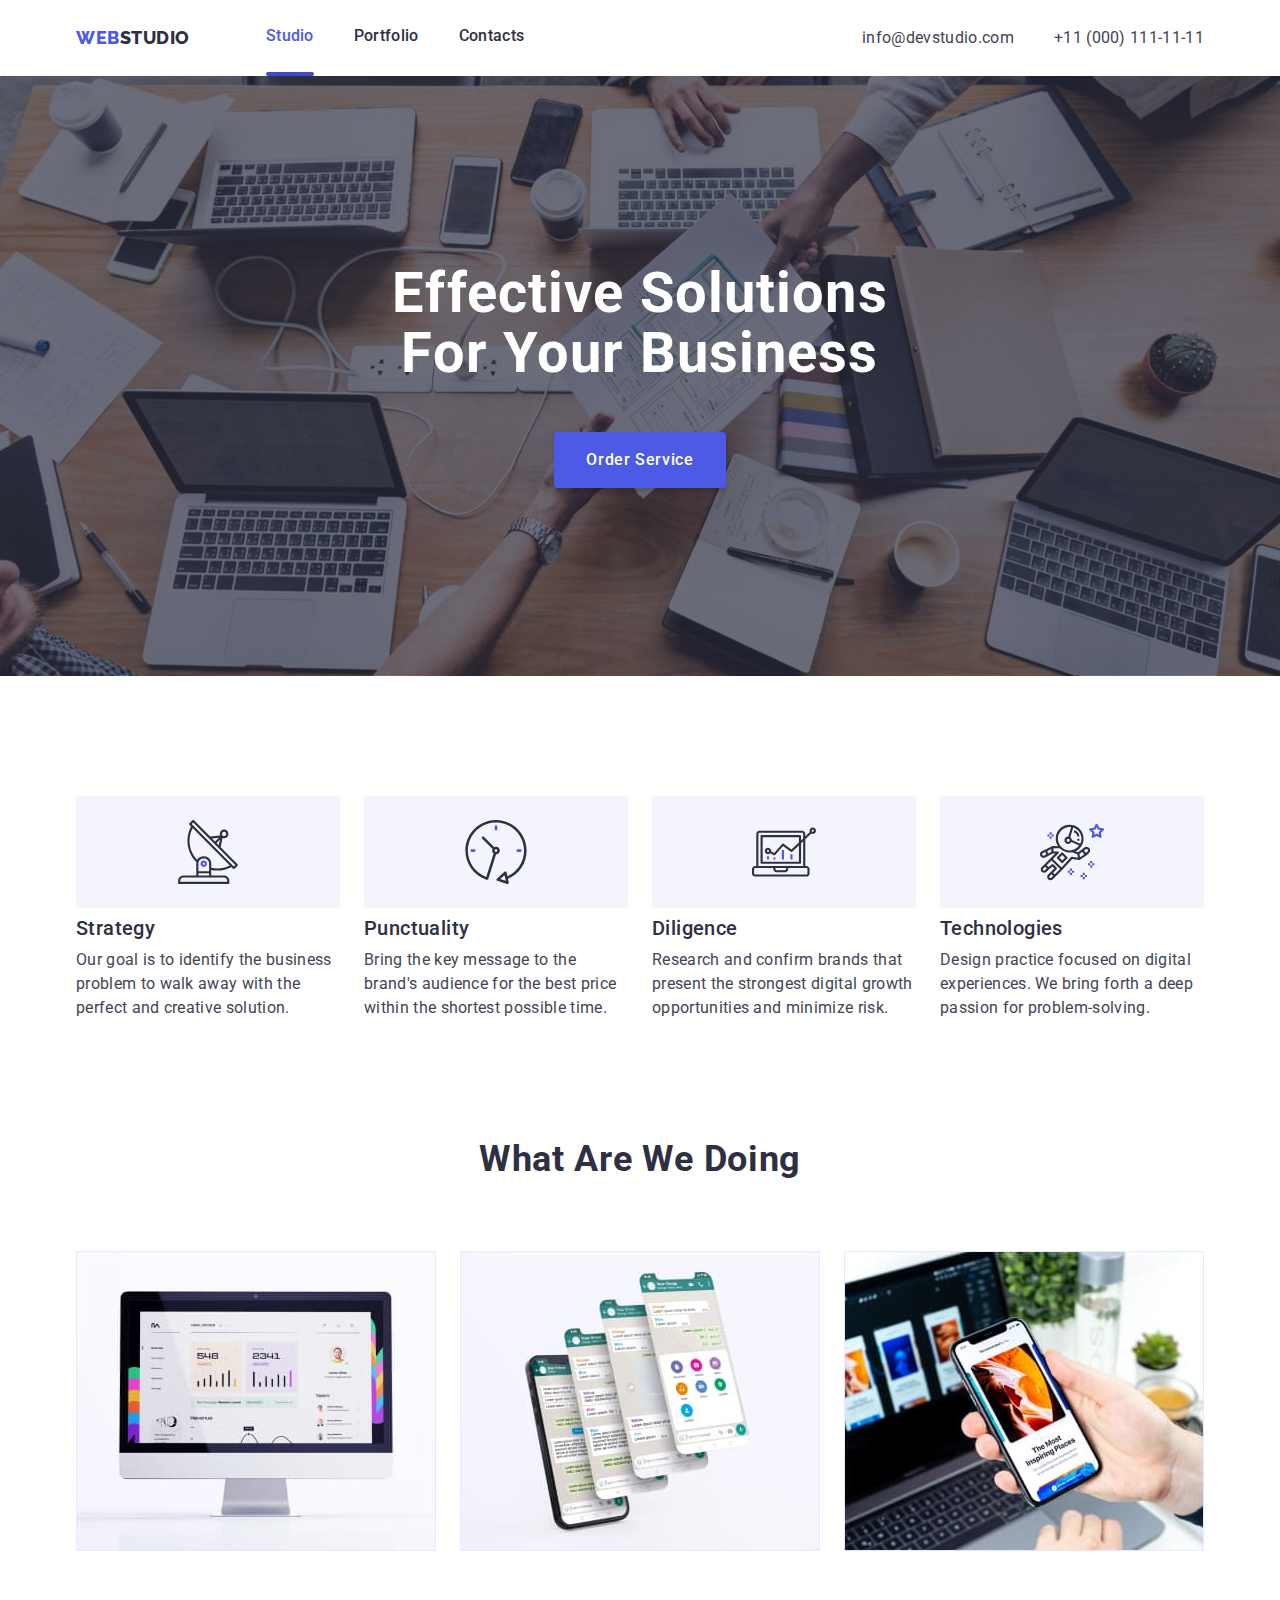
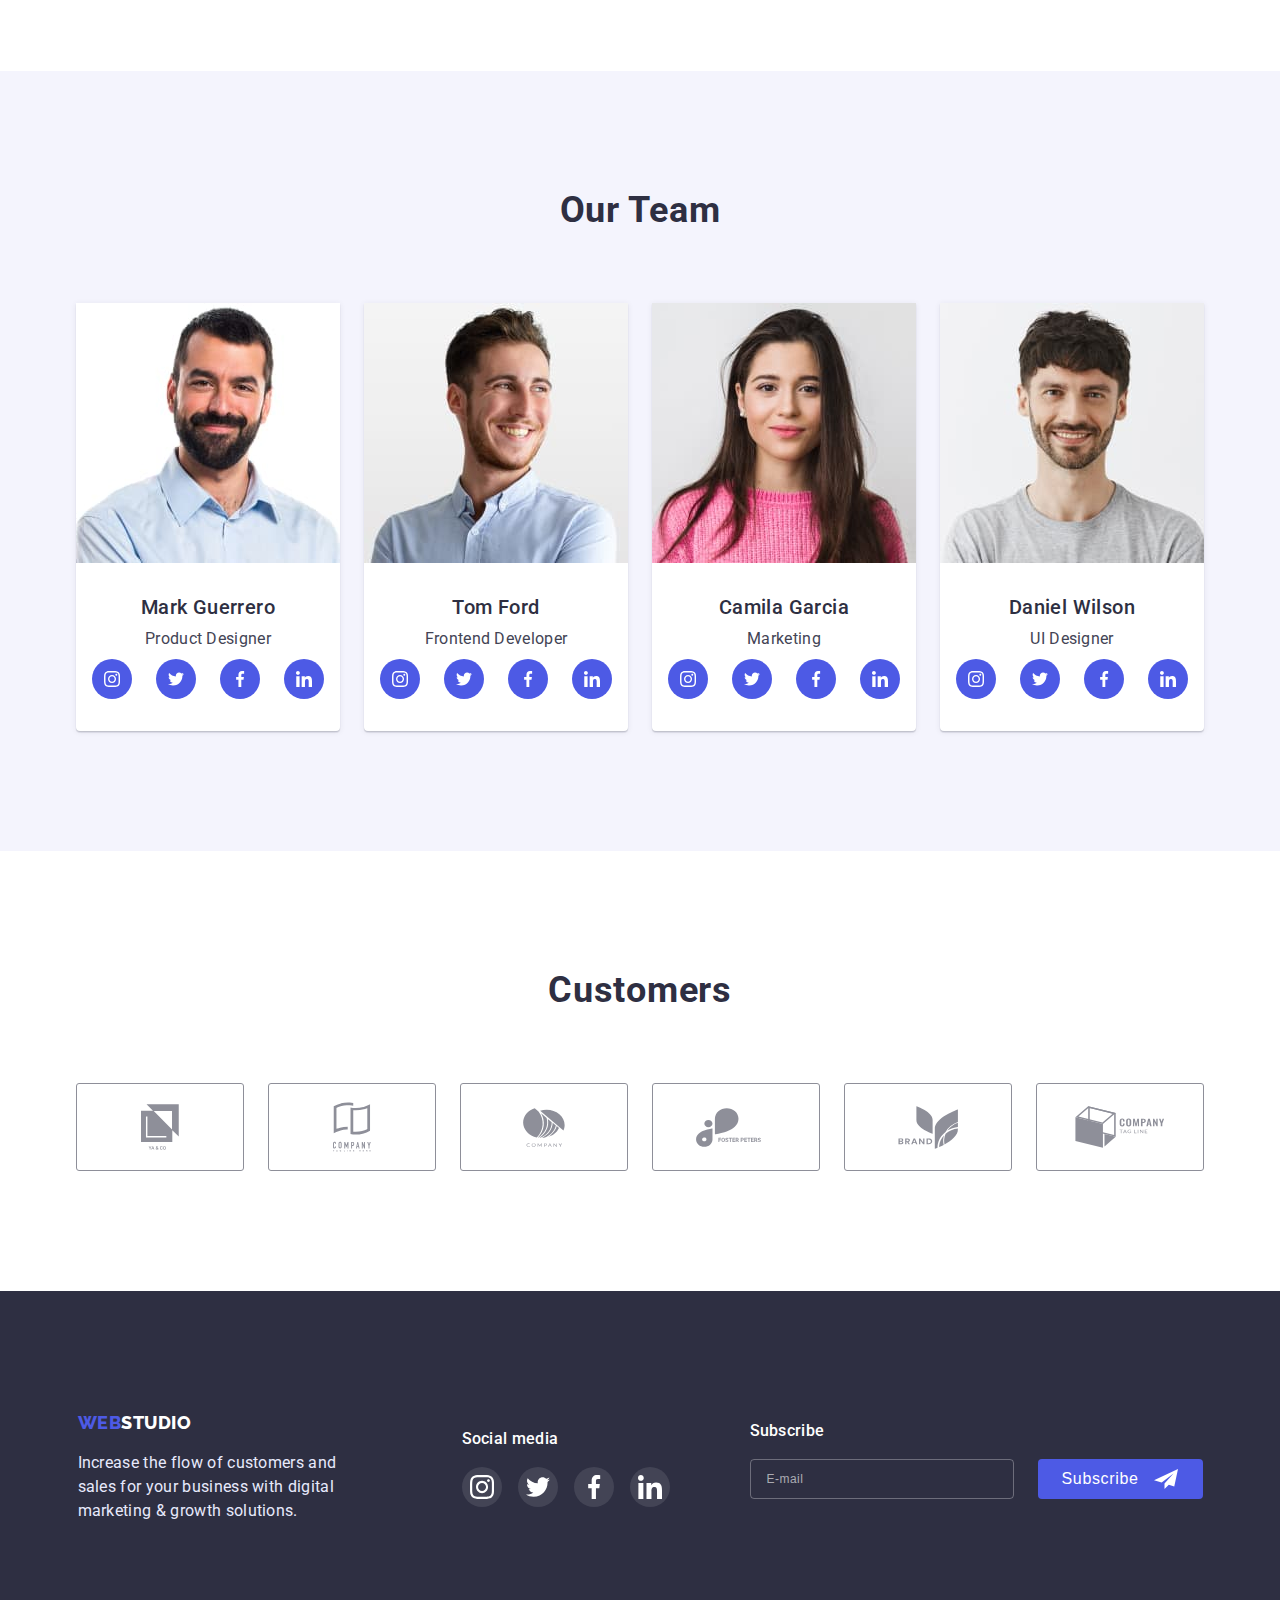
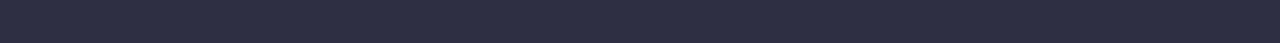
<file: index.html>
<!DOCTYPE html>
<html lang="en">
<head>
    <meta charset="UTF-8">
    <meta http-equiv="X-UA-Compatible" content="IE=edge">
    <meta name="viewport" content="width=device-width, initial-scale=1.0">
    <title>Web studio</title>
    <link rel="preconnect" href="https://fonts.googleapis.com">
    <link rel="preconnect" href="https://fonts.gstatic.com" crossorigin>
    <link href="https://fonts.googleapis.com/css2?family=Raleway:wght@800&family=Roboto:wght@400;500;700&display=swap" rel="stylesheet">
    <link rel="stylesheet" href="https://cdnjs.cloudflare.com/ajax/libs/modern-normalize/1.1.0/modern-normalize.min.css" integrity="sha512-wpPYUAdjBVSE4KJnH1VR1HeZfpl1ub8YT/NKx4PuQ5NmX2tKuGu6U/JRp5y+Y8XG2tV+wKQpNHVUX03MfMFn9Q==" crossorigin="anonymous" referrerpolicy="no-referrer" />
    <link rel="stylesheet" href="./css/mobile.css">
    <link rel="stylesheet" href="./css/tablet.css">
    <link rel="stylesheet" href="./css/desktop.css">
</head>
<body body>
    <!----------HEADER---------->
    <header class="header">
        <div class="container wrap">
            <nav class="navigation">
                <a href="./index.html" class="logo link"><span class="span">web</span>studio</a>
                <ul class="site-nav list">
                    <li class="item"> <a class="active link" href="./index.html">Studio</a> </li>
                    <li class="item"> <a class="link" href="./portfolio.html">Portfolio</a> </li>
                    <li class="item"> <a class="link" href="">Contacts</a> </li>
                </ul>
                <button type="button" class="menu-open" data-menu-open>
                    <svg class="burger" width="32" height="22">
                        <use href="./images/svg/symbol-defs.svg#hamburger"></use>
                    </svg>
                </button>
            </nav>
            <ul class="contacts-list list">
                <li class="item"><a class="link" href="mailto:info@devstudio.com">info@devstudio.com</a></li>
                <li class="item"><a class="link" href="tel:+110001111111">+11 (000) 111-11-11</a></li>
            </ul>
        </div>
        <!-- MOBILE-MENU -->
        <div class="mobile-menu is-hidden" data-menu>
            <button type="button" class="menu-close" data-menu-close>
                <svg class="icon" width="8px" height="8px">
                    <use href="./images/svg/symbol-defs.svg#close"></use>
                </svg>
            </button>
            <nav class="nav-wrap">
                <div>
                    <ul class="mob-site-nav list">
                        <li class="item"> <a class="link" href="./index.html">Studio</a> </li>
                        <li class="item"> <a class="link" href="./portfolio.html">Portfolio</a> </li>
                        <li class="item"> <a class="link" href="">Contacts</a> </li>
                    </ul>
                </div>
                <div>
                    <ul class="mob-contacts-list list">
                        <li class="item"><a class="phone link" href="tel:+110001111111">+11 (000) 111-11-11</a></li>
                        <li class="item"><a class="link" href="mailto:info@devstudio.com">info@devstudio.com</a></li>
                    </ul>
                    <ul class="mob-soc list">
                        <li class="item">
                            <a href="" class="link">
                                <svg class="icon" width="24" height="24">
                                    <use href="./images/svg/symbol-defs.svg#instagram"></use>
                                </svg>
                            </a>
                        </li>
                        <li class="item">
                            <a href="" class="link">
                                <svg class="icon" width="24" height="24">
                                    <use href="./images/svg/symbol-defs.svg#twitter"></use>
                                </svg>
                            </a>
                        </li>
                        <li class="item">
                            <a href="" class="link">
                                <svg class="icon" width="24" height="24">
                                    <use href="./images/svg/symbol-defs.svg#facebook"></use>
                                </svg> 
                            </a>
                        </li>
                        <li class="item">
                            <a href="" class="link">
                                <svg class="icon" width="24" height="24">
                                    <use href="./images/svg/symbol-defs.svg#linkedin"></use>
                                </svg>  
                            </a>
                        </li>
                    </ul>
                </div>
            </nav>
        </div>
        </header>
    <main class="main">
        <!-------- HERO --------->
        <div class="hero-overlay">
        <section class="hero">
            <div class="container">
                <h1 class="title">
                    Effective Solutions For Your Business
                </h1>
                <div><button class="btn" type="button" data-modal-open>Order Service</button></div>
            </div>
        </section>
        </div>
        <!------- BENEFITS ------->
        <section class="benefits">
            <div class="container">
            <h2 class="visually-hidden">Benefits</h2>
                <ul class="benefits-list list">
                <li class="item">
                    <div class="thumb">
                        <svg class="icon">
                            <use href="./images/svg/symbol-defs.svg#antenna" ></use>
                        </svg>
                    </div>
                    <h3 class="title">Strategy</h3> 
                    <p class="description">Our goal is to identify the business problem to walk away with the perfect and creative solution.</p>  
                </li>
                <li class="item">
                    <div class="thumb">
                        <svg class="icon">
                            <use href="./images/svg/symbol-defs.svg#clock" ></use>
                        </svg>
                    </div>
                    <h3 class="title">Punctuality</h3>
                    <p class="description">Bring the key message to the brand's audience for the best price within the shortest possible time. </p>
                </li>
                <li class="item">
                    <div class="thumb">
                        <svg class="icon">
                            <use href="./images/svg/symbol-defs.svg#diagram" ></use>
                        </svg>
                    </div>
                    <h3 class="title">Diligence</h3>
                    <p class="description">Research and confirm brands that present the strongest digital growth opportunities and minimize risk.</p>
                </li>
                <li class="item">
                    <div class="thumb">
                        <svg class="icon">
                            <use href="./images/svg/symbol-defs.svg#astronaut" ></use>
                        </svg>
                    </div>
                    <h3 class="title">Technologies</h3>
                    <p class="description">Design practice focused on digital experiences. We bring forth a deep passion for problem-solving.</p>
                </li>
            </ul>
            </div>
        </section>
        <!------- SERVICES ------->
        <section class="services">
           <div class="container">
            <h2 class="title">What are we doing</h2>
            <ul class="services-list list">
                <li class="item">
                    <picture>
                        <source
                        srcset="
                        ./images/rectangle/desktop-1-1x.jpg 1x,
                        ./images/rectangle/desktop-1-2x.jpg 2x"
                        media="(min-width: 1440px)"
                        >
                        <img src="./images/rectangle/Rectangle1.jpg" alt="statistics" >
                    </picture>
                </li>
                <li class="item">
                    <picture>
                        <source
                        srcset="
                        ./images/rectangle/desktop-2-1x.jpg 1x,
                        ./images/rectangle/desktop-2-2x.jpg 2x"
                        media="(min-width: 1440px)"
                        >
                        <img src="./images/rectangle/Rectangle2.jpg" alt="communication-apps" >                    
                    </picture>
                </li>
                <li class="item"> 
                    <picture>
                        <source
                        srcset="
                        ./images/rectangle/desktop-3-1x.jpg 1x,
                        ./images/rectangle/desktop-3-2x.jpg 2x"
                        media="(min-width: 1440px)"
                        >
                        <img src="./images/rectangle/Rectangle3.jpg" alt="client-bases" >       
                    </picture>
                </li>
            </ul>
           </div>
        </section>
        <!------- TEAM ------->
        <section class="team">
          <div class="container">
            <h2 class="title">Our team</h2>
            <ul class="team-list list">
                <li class="item card">
                    <picture>
                        <source
                        srcset=" 
                        ./images/team/team-mob-1.jpg 1x, 
                        ./images/team/team-mob-1-2x.jpg 2x" 
                        media="(min-width: 320px)"
                        >
                        <img src="./images/team/team-mob-1.jpg" class="img" alt="Mark Guerrero" width="264">
                    </picture>
                    <h3  class="employee">Mark Guerrero</h3>
                    <p class="position">Product Designer</p>
                    <ul class="contacts list">
                        <li class="item">
                            <a href="" class="link">
                             <svg class="icon">
                            <use href="./images/svg/symbol-defs.svg#instagram"></use>
                        </svg>
                            </a>
                        </li>
                        <li class="item">
                            <a href="" class="link">
                             <svg class="icon">
                            <use href="./images/svg/symbol-defs.svg#twitter"></use>
                        </svg>
                            </a>
                        </li>
                        <li class="item">
                            <a href="" class="link">
                             <svg class="icon">
                            <use href="./images/svg/symbol-defs.svg#facebook"></use>
                        </svg> 
                            </a>
                        </li>
                        <li class="item">
                            <a href="" class="link">
                             <svg class="icon">
                            <use href="./images/svg/symbol-defs.svg#linkedin"></use>
                        </svg>  
                            </a>
                        </li>
                    </ul>
                </li>
                <li class="item card">
                    <picture>
                        <source
                        srcset=" 
                        ./images/team/team-mob-2.jpg 1x, 
                        ./images/team/team-mob-2-2x.jpg 2x" 
                        media="(min-width: 320px)"
                        >
                        <img src="./images/team/team-mob-2.jpg" class="img" alt="Tom Ford" width="264">
                    </picture>
                    <h3 class="employee">Tom Ford</h3>
                    <p class="position">Frontend Developer</p>
                    <ul class="contacts list">
                        <li class="item">
                            <a href="" class="link">
                             <svg class="icon">
                            <use href="./images/svg/symbol-defs.svg#instagram"></use>
                        </svg>   
                            </a>
                        </li>
                        <li class="item">
                            <a href="" class="link">
                             <svg class="icon">
                            <use href="./images/svg/symbol-defs.svg#twitter"></use>
                        </svg>   
                            </a>
                        </li>
                        <li class="item">
                            <a href="" class="link">
                             <svg class="icon">
                            <use href="./images/svg/symbol-defs.svg#facebook"></use>
                        </svg>  
                            </a>
                        </li>
                        <li class="item">
                            <a href="" class="link">
                             <svg class="icon">
                            <use href="./images/svg/symbol-defs.svg#linkedin"></use>
                        </svg>    
                            </a>
                        </li>
                    </ul>
                </li>
                <li class="item card">
                    <picture>
                        <source
                        srcset=" 
                        ./images/team/team-mob-3.jpg 1x, 
                        ./images/team/team-mob-3-2x.jpg 2x" 
                        media="(min-width: 320px)"
                        >
                        <img src="./images/team/team-mob-3.jpg" class="img" alt="Camila Garcia" width="264">
                    </picture>
                    <h3 class="employee">Camila Garcia</h3>
                    <p class="position">Marketing</p>
                    <ul class="contacts list">
                        <li class="item">
                            <a href="" class="link">
                             <svg class="icon">
                            <use href="./images/svg/symbol-defs.svg#instagram"></use>
                        </svg>
                            </a>
                        </li>
                        <li class="item">
                            <a href="" class="link">
                             <svg class="icon">
                            <use href="./images/svg/symbol-defs.svg#twitter"></use>
                        </svg>    
                            </a>
                        </li>
                        <li class="item">
                            <a href="" class="link">
                             <svg class="icon">
                            <use href="./images/svg/symbol-defs.svg#facebook"></use>
                        </svg>    
                            </a>
                        </li>
                        <li class="item">
                            <a href="" class="link">
                             <svg class="icon">
                            <use href="./images/svg/symbol-defs.svg#linkedin"></use>
                        </svg>    
                            </a>
                        </li>
                    </ul>
                </li>
                <li class="item card">
                    <picture>
                        <source
                        srcset=" 
                        ./images/team/team-mob-4.jpg 1x, 
                        ./images/team/team-mob-4-2x.jpg 2x" 
                        media="(min-width: 320px)"
                        >
                        <img src="./images/team/team-mob-4.jpg" class="img" alt="Daniel Wilson" width="264">
                    </picture>
                    <h3 class="employee">Daniel Wilson</h3>
                    <p class="position">UI Designer</p>
                    <ul class="contacts list">
                        <li class="item">
                            <a href="" class="link">
                             <svg class="icon">
                            <use href="./images/svg/symbol-defs.svg#instagram"></use>
                        </svg>   
                            </a>
                        </li>
                        <li class="item">
                            <a href="" class="link">
                             <svg class="icon">
                            <use href="./images/svg/symbol-defs.svg#twitter"></use>
                        </svg>    
                            </a>
                        </li>
                        <li class="item">
                            <a href="" class="link">
                             <svg class="icon">
                            <use href="./images/svg/symbol-defs.svg#facebook"></use>
                        </svg>    
                            </a>
                        </li>
                        <li class="item">
                            <a href="" class="link">
                             <svg class="icon">
                            <use href="./images/svg/symbol-defs.svg#linkedin"></use>
                        </svg>    
                            </a>
                        </li>
                    </ul>
                </li>
            </ul>
          </div>
        </section>
        <!------- CUSTOMERS ------->
        <section class="customers">
        <div class="container">
            <h2 class="title">Customers</h2>
            <ul class="list">
                <li class="item">
                    <a href="" class="link">
                            <svg class="icon">
                         <use href="./images/svg/symbol-defs.svg#logo"></use>
                     </svg>
                    </a>
                </li>
                <li class="item">
                    <a href="" class="link">
                            <svg class="icon">
                         <use href="./images/svg/symbol-defs.svg#logo2"></use>
                     </svg>
                    </a>
                </li>
                <li class="item">
                    <a href="" class="link">
                            <svg class="icon">
                         <use href="./images/svg/symbol-defs.svg#logo3"></use>
                     </svg>
                    </a>
                </li>
                <li class="item">
                   <a href="" class="link">
                            <svg class="icon">
                         <use href="./images/svg/symbol-defs.svg#logo4"></use>
                     </svg>
                   </a>
                </li>
                <li class="item">
                   <a href="" class="link">
                            <svg class="icon">
                         <use href="./images/svg/symbol-defs.svg#logo5"></use>
                     </svg>
                   </a>
                </li>
                <li class="item">
                   <a href="" class="link">
                            <svg class="icon">
                         <use href="./images/svg/symbol-defs.svg#logo6"></use>
                     </svg>
                   </a>
                </li>
            </ul>
        </div>
        </section>
    </main>
    <!---------- FOOTER ---------->
    <footer class="footer">
      <div class="container">
        <div class="thumb">
            <a href="./index.html" class="logo link"><span class="span">web</span>studio</a>
            <p class="title">Increase the flow of customers and sales for your business with digital marketing & growth solutions.</p>
        </div>
        <div class="social-media">
            <p class="title">Social media</p>
            <ul class="list">
                <li class="item">
                    <a href="" class="link">
                         <svg class="icon">
                        <use href="./images/svg/symbol-defs.svg#instagram"></use>
                    </svg>   
                    </a>
                </li>
                <li class="item">
                    <a href="" class="link">
                         <svg class="icon">
                        <use href="./images/svg/symbol-defs.svg#twitter"></use>
                    </svg>   
                    </a>
                </li>
                <li class="item">
                    <a href="" class="link">
                         <svg class="icon">
                        <use href="./images/svg/symbol-defs.svg#facebook"></use>
                    </svg>   
                    </a>
                </li>
                <li class="item">
                    <a href="" class="link">
                         <svg class="icon">
                        <use href="./images/svg/symbol-defs.svg#linkedin"></use>
                    </svg>   
                    </a>
                </li>
            </ul>
        </div>
            <form class="subscribe-form">
                <h4 class="title">Subscribe</h4>
                <div class="form-field">
                <input 
                type="email" 
                name="subscribe-email"
                placeholder="E-mail" 
                class="email-input" 
                required>
                <button type="submit" class="btn">
                    Subscribe
                    <svg class="icon">
                        <use href="./images/svg/symbol-defs.svg#subscribe-icon"></use>
                    </svg>
                </button>
                </div>
            </form>
      </div>
    </footer> 
    <div class="backdrop is-hidden" data-modal>
        <div class="modal">
            <button type="button" class="modal-close" data-modal-close>
                <svg class="icon">
                    <use href="./images/svg/symbol-defs.svg#close"></use>
                </svg>
            </button>
            <p class="title">Leave your contacts and we will call you back</p>
            <form name="modal-form" class="inputs">
                <label class="required label">
                    <span class="span">Name</span>
                     <input type="text" name="name" class="input" required>
                     <svg class="icon" width="18" height="18">
                         <use href="./images/svg/symbol-defs.svg#name"></use>
                     </svg>
                </label>
                <label class="required label">
                    <span class="span">Phone</span>
                     <input type="phone" name="phone" class="input" required>
                     <svg class="icon" width="18" height="24">
                         <use href="./images/svg/symbol-defs.svg#phone"></use>
                     </svg>
                </label>
                <label class="required label">
                    <span class="span">Email</span>
                     <input type="email" name="email" class="input" required>
                     <svg class="icon" width="18" height="24">
                         <use href="./images/svg/symbol-defs.svg#email"></use>
                     </svg>
                </label>
                <label class="last label">
                    <span class="span">Comment</span>
                    <textarea name="comment" class="comment" rows="7" placeholder="Text input"></textarea>
                </label>
                <input type="checkbox" class="check visually-hidden" id="check">
                <label for="check" name="checkbox-text" class="checkbox label">
                    <span class="span">
                        <svg class="icon" width="10" height="8">
                            <use href="./images/svg/symbol-defs.svg#vector"></use>
                        </svg>
                    </span>
                    <p class="privacy-title">
                        I accept the terms and conditions of the
                        <a href="" class="privacy-link">Privacy Policy</a>
                    </p>
                </label>
                <div class="wrap">
                    <button type="submit" class="submit btn">Send</button>
                </div>
            </form>
        </div>
    </div>
    <script src="./js/modal.js"></script>
    <script src="./js/mobile-menu.js"></script>
</body>
</html>
</file>
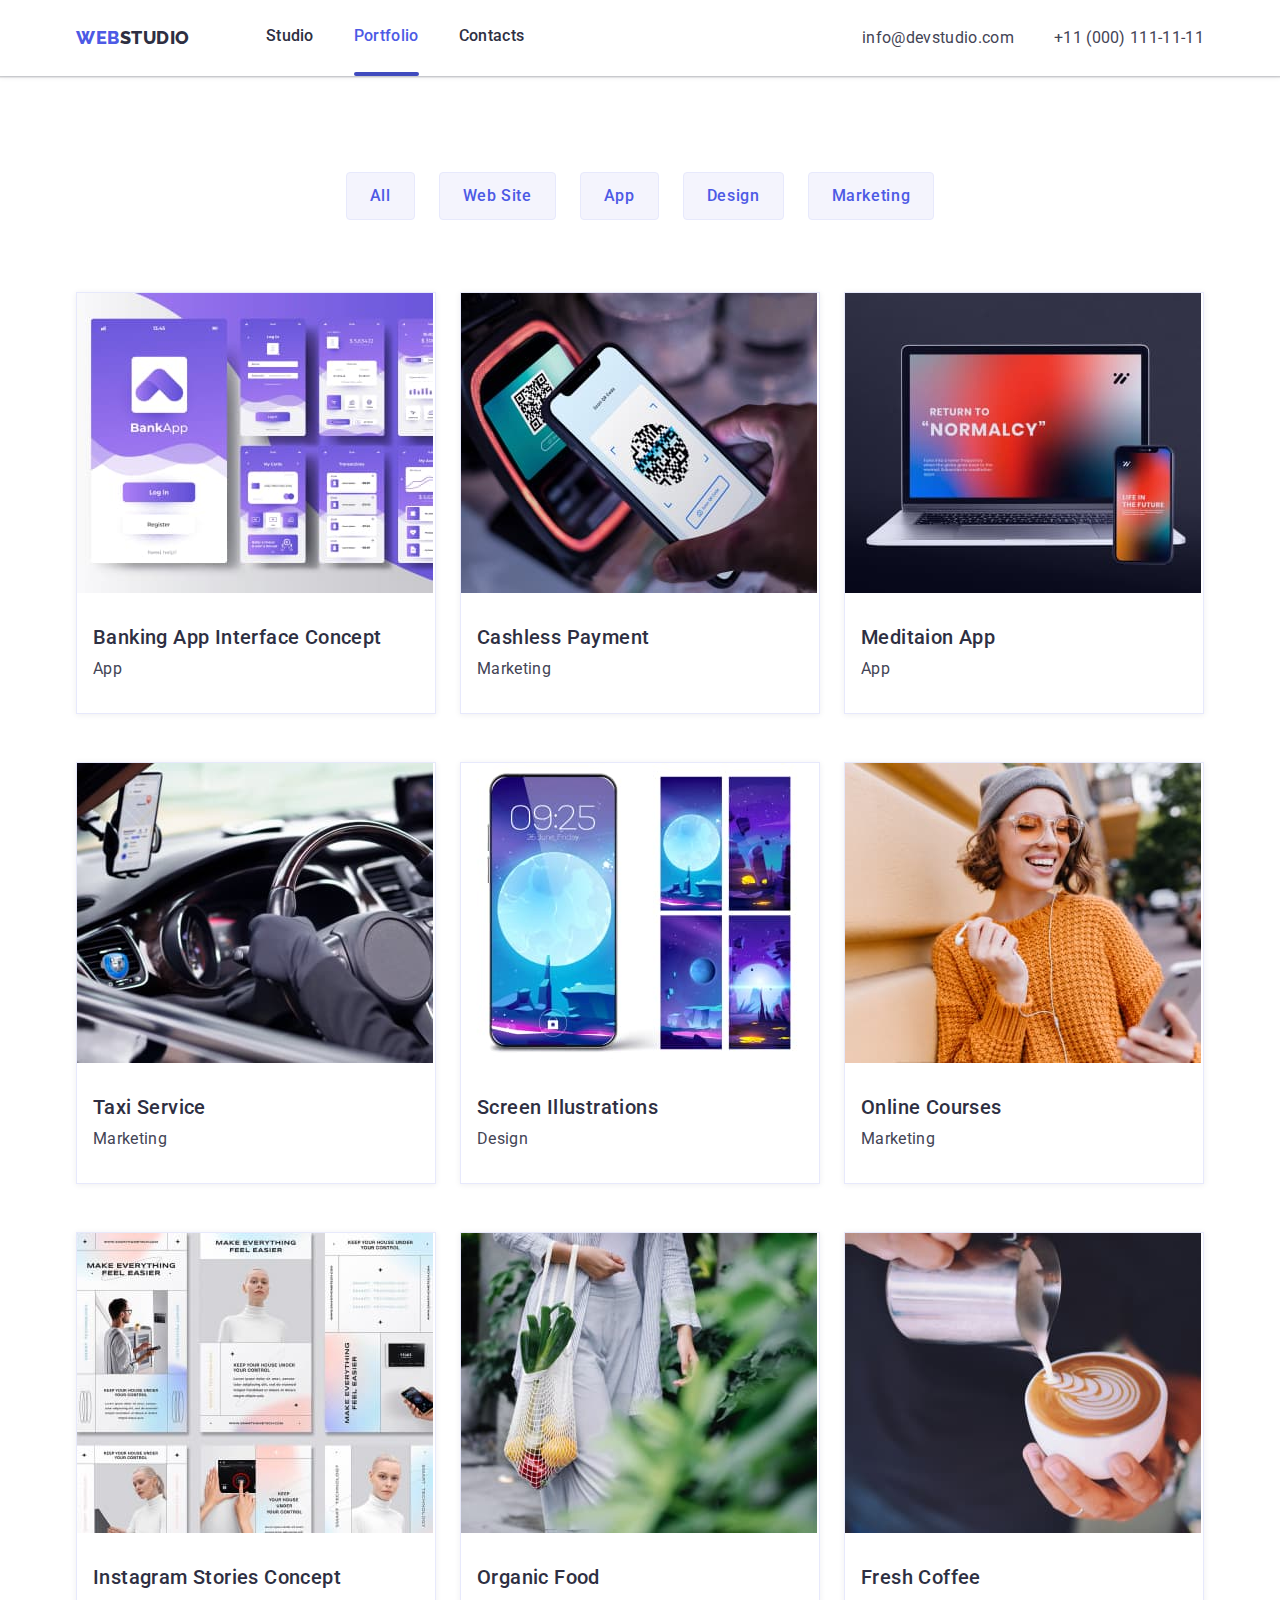
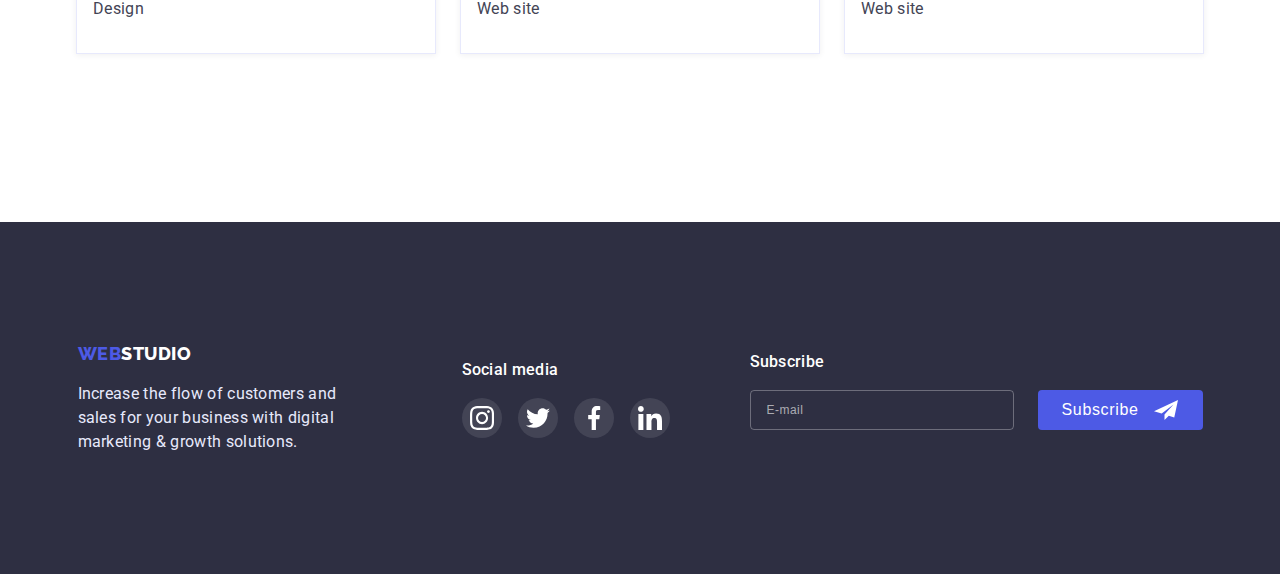
<file: portfolio.html>
<!DOCTYPE html>
<html lang="en">
<head>
  <meta charset="UTF-8">
  <meta http-equiv="X-UA-Compatible" content="IE=edge">
  <meta name="viewport" content="width=device-width, initial-scale=1.0">
  <title>Portfolio</title>
  <link rel="preconnect" href="https://fonts.googleapis.com">
  <link rel="preconnect" href="https://fonts.gstatic.com" crossorigin>
  <link href="https://fonts.googleapis.com/css2?family=Raleway:wght@800&family=Roboto:wght@400;500;700&display=swap" rel="stylesheet">
  <link rel="stylesheet" href="https://cdnjs.cloudflare.com/ajax/libs/modern-normalize/1.1.0/modern-normalize.min.css" integrity="sha512-wpPYUAdjBVSE4KJnH1VR1HeZfpl1ub8YT/NKx4PuQ5NmX2tKuGu6U/JRp5y+Y8XG2tV+wKQpNHVUX03MfMFn9Q==" crossorigin="anonymous" referrerpolicy="no-referrer" />
  <link rel="stylesheet" href="./css/mobile.css">
  <link rel="stylesheet" href="./css/tablet.css">
  <link rel="stylesheet" href="./css/desktop.css">
</head>
<body body>
<!----------HEADER---------->
<header class="header">
  <div class="container wrap">
      <nav class="navigation">
          <a href="./index.html" class="logo link"><span class="span">web</span>studio</a>
          <ul class="site-nav list">
              <li class="item"> <a class="link" href="./index.html">Studio</a> </li>
              <li class="item"> <a class="active link" href="./portfolio.html">Portfolio</a> </li>
              <li class="item"> <a class="link" href="">Contacts</a> </li>
          </ul>
          <button type="button" class="menu-open" data-menu-open>
              <svg class="burger" width="32" height="22">
                  <use href="./images/svg/symbol-defs.svg#hamburger"></use>
              </svg>
          </button>
      </nav>
      <ul class="contacts-list list">
          <li class="item"><a class="link" href="mailto:info@devstudio.com">info@devstudio.com</a></li>
          <li class="item"><a class="link" href="tel:+110001111111">+11 (000) 111-11-11</a></li>
      </ul>
  </div>
  <!-- MOBILE-MENU -->
  <div class="mobile-menu is-hidden" data-menu>
      <button type="button" class="menu-close" data-menu-close>
          <svg class="icon" width="8px" height="8px">
              <use href="./images/svg/symbol-defs.svg#close"></use>
          </svg>
      </button>
      <nav class="nav-wrap">
          <div>
              <ul class="mob-site-nav list">
                  <li class="item"> <a class="link" href="./index.html">Studio</a> </li>
                  <li class="item"> <a class="link" href="./portfolio.html">Portfolio</a> </li>
                  <li class="item"> <a class="link" href="">Contacts</a> </li>
              </ul>
          </div>
          <div>
              <ul class="mob-contacts-list list">
                  <li class="item"><a class="phone link" href="tel:+110001111111">+11 (000) 111-11-11</a></li>
                  <li class="item"><a class="link" href="mailto:info@devstudio.com">info@devstudio.com</a></li>
              </ul>
              <ul class="mob-soc list">
                  <li class="item">
                      <a href="" class="link">
                          <svg class="icon" width="24" height="24">
                              <use href="./images/svg/symbol-defs.svg#instagram"></use>
                          </svg>
                      </a>
                  </li>
                  <li class="item">
                      <a href="" class="link">
                          <svg class="icon" width="24" height="24">
                              <use href="./images/svg/symbol-defs.svg#twitter"></use>
                          </svg>
                      </a>
                  </li>
                  <li class="item">
                      <a href="" class="link">
                          <svg class="icon" width="24" height="24">
                              <use href="./images/svg/symbol-defs.svg#facebook"></use>
                          </svg> 
                      </a>
                  </li>
                  <li class="item">
                      <a href="" class="link">
                          <svg class="icon" width="24" height="24">
                              <use href="./images/svg/symbol-defs.svg#linkedin"></use>
                          </svg>  
                      </a>
                  </li>
              </ul>
          </div>
      </nav>
  </div>
  </header>
  <main class="main">
      <h1 class="visually-hidden">Portfolio</h1>
      <!------- FILTERS ------->
      <section class="portfolio">
      <div class="container">
        <h2 class="visually-hidden">Filters</h2>
        <ul class="filters-list list">
          <li class="item">
            <button type="button" class="btn">All</button>
          </li>
          <li class="item">
            <button type="button" class="btn">Web Site</button>
          </li>
          <li class="item">
            <button type="button" class="btn">App</button>
          </li>
          <li class="item">
            <button type="button" class="btn">Design</button>
          </li>
          <li class="item">
            <button type="button" class="btn">Marketing</button>
          </li>
        </ul>
        <!------- PROJECTS ------->
        <ul class="projects-list list">
          <li class="item">
            <a href="" class="link">
              <div class="img-thumb">
                <picture>
                  <source
                  srcset=" 
                  ./images/projects/mob/portfolio-1-mob.jpg 1x, 
                  ./images/projects/mob/portfolio-1-mob-2x.jpg 2x" 
                  media="(max-width: 767px)"
                  >
                  <source
                  srcset=" 
                  ./images/projects/tab/tab-1-1x.jpg 1x, 
                  ./images/projects/tab/tab-1-2x.jpg 2x" 
                  media="(min-width: 768px)"
                  >
                  <source
                  srcset=" 
                  ./images/projects/desk/desk-1-1x.jpg 1x, 
                  ./images/projects/desk/desk-1-2x.jpg 2x"
                  media="(min-width: 1200px)"
                  >
                  <img src="./images/projects/project1.jpg" class="img" alt="first project" 
                  >
                </picture>
                <p class="overlay" >14 Stylish and User-Friendly App Design Concepts · Task Manager App · Calorie Tracker App · Exotic Fruit Ecommerce App · Cloud Storage App</p>
              </div>
              <div class="thumb">
                <h2 class="title">Banking App Interface Concept</h2>
                <p class="category">App</p>
              </div>
            </a>
          </li>
          <li class="item">
            <a href="" class="link">
              <div class="img-thumb">
                <picture>
                  <source
                  srcset=" 
                  ./images/projects/mob/portfolio-2-mob.jpg 1x, 
                  ./images/projects/mob/portfolio-2-mob-2x.jpg 2x" 
                  media="(max-width: 767px)"
                  >
                  <source
                  srcset=" 
                  ./images/projects/tab/tab-2-1x.jpg 1x, 
                  ./images/projects/tab/tab-2-2x.jpg 2x" 
                  media="(min-width: 768px)"
                  >
                  <source
                  srcset=" 
                  ./images/projects/desk/desk-2-1x.jpg 1x, 
                  ./images/projects/desk/desk-2-2x.jpg 2x" 
                  media="(min-width: 1200px)"
                  >
                  <img src="./images/projects/project2.jpg" class="img" alt="second project" 
                  >
                </picture>
                <p class="overlay" >14 Stylish and User-Friendly App Design Concepts · Task Manager App · Calorie Tracker App · Exotic Fruit Ecommerce App · Cloud Storage App</p>
              </div>
              <div class="thumb">
                <h2 class="title">Cashless Payment</h2>
                <p class="category">Marketing</p>
              </div>
            </a>
          </li>
          <li class="item">
            <a href="" class="link">
              <div class="img-thumb">
                <picture>
                  <source
                  srcset=" 
                  ./images/projects/mob/portfolio-3-mob.jpg 1x, 
                  ./images/projects/mob/portfolio-3-mob-2x.jpg 2x" 
                  media="(max-width: 767px)"
                  >
                  <source
                  srcset=" 
                  ./images/projects/tab/tab-3-1x.jpg 1x, 
                  ./images/projects/tab/tab-3-2x.jpg 2x" 
                  media="(min-width: 768px)"
                  >
                  <source
                  srcset=" 
                  ./images/projects/desk/desk-3-1x.jpg 1x, 
                  ./images/projects/desk/desk-3-2x.jpg 2x" 
                  media="(min-width: 1200px)"
                  >
                  <img src="./images/projects/project3.jpg" class="img" alt="third project" 
                  >
                </picture>
                <p class="overlay" >14 Stylish and User-Friendly App Design Concepts · Task Manager App · Calorie Tracker App · Exotic Fruit Ecommerce App · Cloud Storage App</p>
              </div>
              <div class="thumb">
                <h2 class="title">Meditaion App</h2>
                <p class="category">App</p>
              </div>
            </a>
          </li>
          <li class="item">
            <a href="" class="link">
              <div class="img-thumb">
                <picture>
                  <source
                  srcset=" 
                  ./images/projects/mob/portfolio-4-mob.jpg 1x, 
                  ./images/projects/mob/portfolio-4-mob-2x.jpg 2x" 
                  media="(max-width: 767px)"
                  >
                  <source
                  srcset=" 
                  ./images/projects/tab/tab-4-1x.jpg 1x, 
                  ./images/projects/tab/tab-4-2x.jpg 2x" 
                  media="(min-width: 768px)"
                  >
                  <source
                  srcset=" 
                  ./images/projects/desk/desk-4-1x.jpg 1x, 
                  ./images/projects/desk/desk-4-2x.jpg 2x" 
                  media="(min-width: 1200px)"
                  >
                  <img src="./images/projects/project4.jpg" class="img" alt="fourth project" 
                  >
                </picture>
                <p class="overlay" >14 Stylish and User-Friendly App Design Concepts · Task Manager App · Calorie Tracker App · Exotic Fruit Ecommerce App · Cloud Storage App</p>
              </div>
              <div class="thumb">
                <h2 class="title">Taxi Service</h2>
                <p class="category">Marketing</p>
              </div>
            </a>
          </li>
          <li class="item">
            <a href="" class="link">
              <div class="img-thumb">
                <picture>
                  <source
                  srcset=" 
                  ./images/projects/mob/portfolio-5-mob.jpg 1x, 
                  ./images/projects/mob/portfolio-5-mob-2x.jpg 2x" 
                  media="(max-width: 767px)"
                  >
                  <source
                  srcset=" 
                  ./images/projects/tab/tab-5-1x.jpg 1x, 
                  ./images/projects/tab/tab-5-2x.jpg 2x" 
                  media="(min-width: 768px)"
                  >
                  <source
                  srcset=" 
                  ./images/projects/desk/desk-5-1x.jpg 1x, 
                  ./images/projects/desk/desk-5-2x.jpg 2x" 
                  media="(min-width: 1200px)"
                  >
                  <img src="./images/projects/project5.jpg" class="img" alt="fifth project" 
                  >
                </picture>
                <p class="overlay" >14 Stylish and User-Friendly App Design Concepts · Task Manager App · Calorie Tracker App · Exotic Fruit Ecommerce App · Cloud Storage App</p>
              </div>
              <div class="thumb">
                <h2 class="title">Screen Illustrations</h2>
                <p class="category">Design</p>
              </div>
            </a>
          </li>
          <li class="item">
            <a href="" class="link">
              <div class="img-thumb">
                <picture>
                  <source
                  srcset=" 
                  ./images/projects/mob/portfolio-6-mob.jpg 1x, 
                  ./images/projects/mob/portfolio-6-mob-2x.jpg 2x" 
                  media="(max-width: 767px)"
                  >
                  <source
                  srcset=" 
                  ./images/projects/tab/tab-6-1x.jpg 1x, 
                  ./images/projects/tab/tab-6-2x.jpg 2x" 
                  media="(min-width: 768px)"
                  >
                  <source
                  srcset=" 
                  ./images/projects/desk/desk-6-1x.jpg 1x, 
                  ./images/projects/desk/desk-6-2x.jpg 2x" 
                  media="(min-width: 1200px)"
                  >
                  <img src="./images/projects/project6.jpg" class="img" alt="sixth project" 
                  >
                </picture>
                <p class="overlay" >14 Stylish and User-Friendly App Design Concepts · Task Manager App · Calorie Tracker App · Exotic Fruit Ecommerce App · Cloud Storage App</p>
              </div>
              <div class="thumb">
                <h2 class="title">Online Courses</h2>
                <p class="category">Marketing</p>
              </div>
            </a>
          </li>
          <li class="item">
            <a href="" class="link">
              <div class="img-thumb">
                <picture>
                  <source
                  srcset=" 
                  ./images/projects/mob/portfolio-7-mob.jpg 1x, 
                  ./images/projects/mob/portfolio-7-mob-2x.jpg 2x" 
                  media="(max-width: 767px)"
                  >
                  <source
                  srcset=" 
                  ./images/projects/tab/tab-7-1x.jpg 1x, 
                  ./images/projects/tab/tab-7-2x.jpg 2x" 
                  media="(min-width: 768px)"
                  >
                  <source
                  srcset=" 
                  ./images/projects/desk/desk-7-1x.jpg 1x, 
                  ./images/projects/desk/desk-7-2x.jpg 2x" 
                  media="(min-width: 1200px)"
                  >
                  <img src="./images/projects/project7.jpg" class="img" alt="seventh project" 
                  >
                </picture>
                <p class="overlay" >14 Stylish and User-Friendly App Design Concepts · Task Manager App · Calorie Tracker App · Exotic Fruit Ecommerce App · Cloud Storage App</p>
              </div>
              <div class="thumb">
                <h2 class="title">Instagram Stories Concept</h2>
                <p class="category">Design</p>
              </div>
            </a>
          </li>
          <li class="item">
            <a href="" class="link">
              <div class="img-thumb">
                <picture>
                  <source
                  srcset=" 
                  ./images/projects/mob/portfolio-8-mob.jpg 1x, 
                  ./images/projects/mob/portfolio-8-mob-2x.jpg 2x" 
                  media="(max-width: 767px)"
                  >
                  <source
                  srcset=" 
                  ./images/projects/tab/tab-8-1x.jpg 1x, 
                  ./images/projects/tab/tab-8-2x.jpg 2x" 
                  media="(min-width: 768px)"
                  >
                  <source
                  srcset=" 
                  ./images/projects/desk/desk-8-1x.jpg 1x, 
                  ./images/projects/desk/desk-8-2x.jpg 2x" 
                  media="(min-width: 1200px)"
                  >
                  <img src="./images/projects/project8.jpg" class="img" alt="eighth project" 
                  >
                </picture>
                <p class="overlay" >14 Stylish and User-Friendly App Design Concepts · Task Manager App · Calorie Tracker App · Exotic Fruit Ecommerce App · Cloud Storage App</p>
              </div>
              <div class="thumb">
                <h2 class="title">Organic Food</h2>
                <p class="category">Web site</p>
              </div>
            </a>
          </li>
          <li class="item">
            <a href="" class="link">
              <div class="img-thumb">
                <picture>
                  <source
                  srcset=" 
                  ./images/projects/mob/portfolio-9-mob.jpg 1x, 
                  ./images/projects/mob/portfolio-9-mob-2x.jpg 2x" 
                  media="(max-width: 767px)"
                  >
                  <source
                  srcset=" 
                  ./images/projects/tab/tab-9-1x.jpg 1x, 
                  ./images/projects/tab/tab-9-2x.jpg 2x" 
                  media="(min-width: 768px)"
                  >
                  <source
                  srcset=" 
                  ./images/projects/desk/desk-9-1x.jpg 1x, 
                  ./images/projects/desk/desk-9-2x.jpg 2x" 
                  media="(min-width: 1200px)"
                  >
                  <img src="./images/projects/project9.jpg" class="img" alt="ninth project" 
                  >
                </picture>
                <p class="overlay" >14 Stylish and User-Friendly App Design Concepts · Task Manager App · Calorie Tracker App · Exotic Fruit Ecommerce App · Cloud Storage App</p>
              </div>
              <div class="thumb">
                <h2 class="title">Fresh Coffee</h2>
                <p class="category">Web site</p>
              </div>
            </a>
          </li>
        </ul>
      </div>
      </section>
  </main>
      <!---------- FOOTER ---------->
  <footer class="footer">
    <div class="container">
      <div class="thumb">
        <a href="./index.html" class="logo link"><span class="span">web</span>studio</a>
        <p class="title">Increase the flow of customers and sales for your business with digital marketing & growth solutions.</p>
      </div>
      <div class="social-media">
        <p class="title">Social media</p>
        <ul class="list">
          <li class="item">
              <a href="" class="link">
                <svg class="icon">
                  <use href="./images/svg/symbol-defs.svg#instagram"></use>
              </svg>   
              </a>
          </li>
          <li class="item">
              <a href="" class="link">
                <svg class="icon">
                  <use href="./images/svg/symbol-defs.svg#twitter"></use>
                </svg>   
              </a>
          </li>
          <li class="item">
              <a href="" class="link">
                <svg class="icon">
                  <use href="./images/svg/symbol-defs.svg#facebook"></use>
                </svg>   
              </a>
          </li>
          <li class="item">
            <a href="" class="link">
              <svg class="icon">
                 <use href="./images/svg/symbol-defs.svg#linkedin"></use>
              </svg>   
            </a>
          </li>
        </ul>
      </div>
      <form class="subscribe-form">
        <h4 class="title">Subscribe</h4>
        <div class="form-field">
        <input 
        type="email" 
        name="subscribe-email"
        placeholder="E-mail" 
        class="email-input" 
        required>
        <button type="submit" class="btn">
            Subscribe
            <svg class="icon">
                <use href="./images/svg/symbol-defs.svg#subscribe-icon"></use>
            </svg>
        </button>
        </div>
    </form>
    </div>  
  </footer>
  <script src="./js/mobile-menu.js"></script>
</body>
</html>
</file>
<file: css/mobile.css>
:root {
    --brand-color: #4D5AE5;
    --ocean-color: #404BBF;
    --navy-blue-color: #2E2F42;
    --navy-blue-modal:rgba(46, 47, 66, 0.4);
    --green-success-color: #31D0AA;
    --slate-color: #434455;
    --light-slate-color: #8E8F99;
    --cornflower-color: #E7E9FC;
    --cloud-color: #F4F4FD;
    --white-color: #ffffff;
    --black-color: #000000;
    --modal-bg: #fcfcfc;
    --hero-gradient: linear-gradient(to right, rgba(46, 47, 66, 0.7), rgba(46, 47, 66, 0.7)
     ),
  }
  html {
    box-sizing: border-box;
  }
  *, *::before, *::after{
    box-sizing: inherit;
  }
  body {
    margin: 0;
    font-family: 'Roboto', sans-serif;
  
    color: var(--slate-color); 
  }
  /* TECH-TEGS */
  section {
    padding-top: 96px;
    padding-bottom: 96px;
  }
  h1, h2, h3, h4, h5, h6, p {
    margin: 0;
  }
  ul, li {
    margin: 0;
  }
  img {
    display: block;
    max-width: 100%;
    height: auto;
    }
  .no-scroll {
    overflow: hidden;
  }
  .visually-hidden {
    position: absolute;
    width: 1px;
    height: 1px;
    margin: -1px;
    border: 0;
    padding: 0;
      
    white-space: nowrap;
    clip-path: inset(100%);
    clip: rect(0 0 0 0);
    overflow: hidden;
    }
  .section.no-padding {
    padding-top: 0;
    padding-bottom: 0;
  }
  .container {
    max-width: 428px;
    margin: 0 auto;
    padding-left: 15px;
    padding-right: 15px;
  }
  .list{
    margin: 0;
    padding: 0;
    list-style: none;
  }
  .link {
    text-decoration: none;
  }
  .btn {
    border: 1px solid transparent;
  }
  .icon {
    overflow: visible;
  }
  /* HEADER */
  .header {
    max-height: 72px;
    box-shadow: 0px 2px 1px rgba(46, 47, 66, 0.08), 0px 1px 1px rgba(46, 47, 66, 0.16), 0px 1px 6px rgba(46, 47, 66, 0.08);
  }
  .header .wrap{
    width: 100%;
    position: relative;
    display: flex;
    align-items: center;
  }
  .navigation {
    display: flex;
    align-items: center;
  }
  .header .logo {
    padding-top: 24px;
    padding-bottom: 24px;
  
    font-weight: 800;
    font-size: 18px;
    line-height: 1.33;
    letter-spacing: 0.03em;
    font-family: Raleway, sans-serif;
    text-transform: uppercase;
  
    color: var(--navy-blue-color);
    transition: color 250ms cubic-bezier(0.4, 0, 0.2, 1);
  }
  .logo .span {
    color: var(--brand-color);
  }
  .site-nav {
    display: flex;
    align-items: center;
  } 
  .site-nav .link {
    display: block;
    padding-top: 24px;
    padding-bottom: 24px;
  
    font-weight: 500;
    font-size: 16px;
    line-height: 1.5;
    letter-spacing: 0.02em;
  
    color: var(--navy-blue-color);
    transition: color 250ms cubic-bezier(0.4, 0, 0.2, 1);
  } 
  .site-nav .item {
    position: relative;
  }
  .site-nav .item + .item {
    margin-left: 40px;
  }
  .navigation .active {
    color: var(--brand-color);
  } 
   .active::after {
    position: absolute;
    content: '';
    width: 100%;
    height: 4px;
    bottom: 0;
    left: 0;
  
    border-radius: 2px;
    background-color: var(--ocean-color);
  } 
   .contacts-list {
    display: flex;
  } 
   .contacts-list .link {
    display: block;
  
    font-size: 16px;
    line-height: 1.5;
    letter-spacing: 0.02em;
  
    color: var(--slate-color);
    transition: color 250ms cubic-bezier(0.4, 0, 0.2, 1);
  } 
  .navigation .link:hover,
  .navigation .link:focus,
  .contacts-list .link:hover,
  .contacts-list .link:focus {
    color: var(--brand-color);
  } 
  @media screen and (max-width: 768px) {
    .site-nav {
      display: none;
    }
    .contacts-list {
      display: none;
    }
  }
  /* MOBILE-MENU */
  .menu-open {
    position: absolute;
    top: 24px;
    right: 16px;

    display: flex;
    align-items: center;
    justify-content: center;
    width: 32px;
    height: 22px;
    padding: 0;
    
    background-color: transparent;
    border: none;
  }
  .burger {
    stroke: var(--navy-blue-color);
  }
  .mobile-menu {
    position: fixed;
    top: 0;
    z-index: 1;
    width: 100%;
    height: 100%;
    padding-top: 80px;
    padding-left: 40px;
    padding-bottom: 40px;
    background-color: var(--white-color);
  }
  .menu-close {
    position: absolute;
    width: 24px;
    height: 24px;
    top: 40px;
    right: 40px;
    
    display: flex;
    align-items: center;
    justify-content: center;
    padding: 0;

    background-color: var(--cornflower-color);
    border: 1px solid rgba(0, 0, 0, 0.1);
    border-radius: 50%;
  }
  .mobile-menu .nav-wrap {
    height: 100%;
    display: flex;
    flex-direction: column;
    justify-content: space-between;
    overflow: auto;
  }
  .mob-site-nav .link {
    font-weight: 700;
    font-size: 36px;
    line-height: 1.11;    
    letter-spacing: 0.02em;
        
    color: var(--navy-blue-color);
  }
  .mob-site-nav {
    margin-bottom: 40px;
  }
  .mob-site-nav .link:hover,
  .mob-site-nav .link:focus {
    color: var(--brand-color);
  }
  .mob-site-nav .item:not(:last-child) {
    margin-bottom: 40px;
  }
  .mob-contacts-list .link {
    font-weight: 500;
    font-size: 20px;
    line-height: 1.20;    
    letter-spacing: 0.02em;
    
    color: var(--slate-color);
  }
  .mob-contacts-list .item:not(:last-child) {
    margin-bottom: 40px;
  }
  .mob-contacts-list .item:last-child {
    margin-bottom: 48px;
  }
  .mob-contacts-list .phone {
    font-weight: 600;
    font-size: 36px;
    line-height: 1.11;

    color: var(--brand-color);
  }
  .mob-soc {
    display: flex;
  }
  .mob-soc .item + .item {
    margin-left: calc((100% - 160px) / 4);
  }
  .mob-soc .link {
    display: flex;
    align-items: center;
    justify-content: center;
    padding: 8px;

    background-color: var(--brand-color);
    border-radius: 50%;
  }
  .mob-soc .icon {
    fill: var(--cloud-color);
  }
  /* HERO */
  .hero {
    padding-top: 112px;
    padding-bottom: 112px;
    
    align-items: center;
    text-align: center;
  }
  .hero-overlay {
    max-width: 1440px;
    margin-left: auto;
    margin-right: auto;
  
    background-color: var(--navy-blue-color);
    background-image: 
      var(--hero-gradient)
      url(../images/banner/hero-bg-mobile.jpg);
      background-repeat: no-repeat;
      background-position: center;
      background-size: cover;
  }
  @media (min-device-pixel-ratio: 2),
    (min-resolution: 192dpi),
    (min-resolution: 2dppx) {
    .hero-overlay {
      background-image: 
      var(--hero-gradient) 
      url('../images/banner/hero-bg-mob-2x.jpg');
    }
  }
  .hero .title {
    display: inline-block;
    max-width: 90%;
    margin-bottom: 72px;
  
    text-align: center;
    font-weight: 700px;
    font-size: 36px;
    line-height: 1.11;
    letter-spacing: 0.02em;
  
    color: var(--white-color);
  }
  .hero .btn {
    display: inline-block;
    padding: 15px 31px;
  
    font-family: inherit;
    font-weight: 500;
    font-size: 16px;
    line-height: 1.5;
    letter-spacing: 0.04em;
    text-align: center;
  
    color: var(--white-color);
    background-color: var(--brand-color);
    border: 1px solid transparent;
    border-radius: 4px;
    cursor: pointer;
    box-shadow: 0px 4px 4px rgba(0, 0, 0, 0.15);
  
    transition: background-color 250ms cubic-bezier(0.4, 0, 0.2, 1);
  }
  .hero .btn:hover,
  .hero .btn:focus {
    background-color: var(--ocean-color);
  }
  /* BENEFITS */
  .benefits {
    padding-top: 96px;
    padding-bottom: 96px;
  }
  .benefits-list {
    display: flex;
    flex-wrap: wrap;
  }
  .benefits-list .item:not(:last-child) {
    margin-bottom: 72px;
  }
  .benefits .thumb {
    display: none;
  }
  .benefits .title {
    display: block;
    width: 100%;
    margin-bottom: 8px;
  
    font-weight: 700;
    font-size: 36px;
    line-height: 1.11;
    
    text-align: center;
    letter-spacing: 0.02em;
    text-transform: capitalize;

    color: var(--navy-blue-color);
  }
  .benefits .description {
    display: block;
    width: 100%;
    
    font-weight: 500;
    font-size: 16px;
    line-height: 1.50;
    
    letter-spacing: 0.02em;
  }
  .benefits-list .item:not(:last-child) {
    margin-bottom: 72px;
  }
  /* SERVICES */
  .services {
    display: none;
  }
  /* TEAM */
  .team {
    padding-bottom: 128px;
    background-color: var(--cloud-color);
  }
  .team .title {
    margin-bottom: 72px;
  
    font-weight: 700;
    font-size: 36px;
    line-height: 1.1;
    text-align: center;
    letter-spacing: 0.02em;
    text-transform: capitalize;
  
    color: var(--navy-blue-color);
  }
  .team-list {
    display: flex;
    flex-wrap: wrap;
    align-items: center;
    justify-content: center;
  }
  .team-list .card{
    background: var(--white-color);
    box-shadow: 0px 1px 6px rgba(46, 47, 66, 0.08), 0px 1px 1px rgba(46, 47, 66, 0.16), 0px 2px 1px rgba(46, 47, 66, 0.08);
    border-radius: 0px 0px 4px 4px;

    padding-bottom: 32px;
  }
  .team-list .card:not(:last-child) {
    margin-bottom: 72px;
  }
  .team-list .img{
    margin-bottom: 32px;
  }
  .team .employee {
    margin-bottom: 8px;
  
    font-weight: 500;
    font-size: 20px;
    line-height: 1.20;
    text-align: center;
    letter-spacing: 0.02em;
  
    color: var(--navy-blue-color);
  }
  .team .position {
    margin-bottom: 8px;
  
    font-weight: 400;
    font-size: 16px;
    line-height: 1.50;
    text-align: center;
    letter-spacing: 0.02em;
  
    color: var(--slate-color);
  } 
  .team .contacts {
    display: flex;
    justify-content: center;
  }
  .contacts .item + .item{
    margin-left: 24px;
  }
  .team .contacts .item{
    width: 40px;
    height: 40px; 
  }
  .team  .contacts .link {
    display: flex;
    align-items: center;
    justify-content: center;
    width: 100%;
    height: 100%;
    padding: 12px;
  
    background-color: var(--brand-color);
    border-radius: 50%;
  
    transition: background-color 250ms cubic-bezier(0.4, 0, 0.2, 1);
  }
  .team .icon {
    width: 16px;
    height: 16px;
  
    fill: var(--white-color);
  }
  .team .contacts .link:hover,
  .team .contacts .link:focus {
    background-color: var(--ocean-color);
  }
  /* CUSTOMERS */
  .customers .title {
    margin-bottom: 72px;

    font-weight: 700;
    font-size: 36px;
    line-height: 1.11;
    text-align: center;
    letter-spacing: 0.02em;
  
    color: var(--navy-blue-color);
  }
  .customers .list {
    display: flex;
    flex-wrap: wrap;
    align-items: center;
    justify-content: center;
  }
  .customers .list .item {
    width: calc((100% - 16px) / 2);
    max-width: 190px;
  }
  @media screen and (min-width: 320px) and (max-width: 767px) {
    .customers .list .item:not(:nth-child(2n)) {
      margin-right: 16px;
    }
    .customers .list .item:not(:nth-last-child(-n + 2)) {
      margin-bottom: 72px ;
    }
  }
  .customers .link { 
    display: flex;
    align-items: center;
    justify-content: center;
    height: 88px;
    
    border-radius: 3px;
    border: 1px solid var(--light-slate-color);
  
    transition: border-color 250ms cubic-bezier(0.4, 0, 0.2, 1);
  }
  .customers .link:hover,
  .customers .link:focus {
    border-color: var(--ocean-color);
  }
  .customers .icon {
    display: block;
    width: 104px;
    height: 56px;
    fill: var(--light-slate-color);
  
    transition: fill 250ms cubic-bezier(0.4, 0, 0.2, 1);
  }
  .customers .link:hover .icon,
  .customers .link:focus .icon{
    fill: var(--ocean-color);
  }
  /* SECOND-PAGE-PORTFOLIO */
  .portfolio {
    padding-top: 48px;
    padding-bottom: 48px;
  }
  /* FILTER-BTNS */
  .filters-list {
    display: flex;
    flex-wrap: wrap;
    align-items: flex-start;
    justify-content: flex-start;
    margin-bottom: 48px;
  }
  .filters-list .item + .item{
    margin-left: 24px;
  }
  @media screen and (min-width: 320px) and (max-width: 767px) {
    .filters-list .item:not(:nth-last-child(-n + 2)) {
      margin-bottom: 16px;
    }
    .filters-list .item:nth-child(4) {
      margin-left: 0;
    }
  }
  @media screen and (min-width: 332px) and (max-width: 767px) {
    .filters-list .item:nth-child(3) {
      margin-right: 10.2%;
    }
  }
  .filters-list .btn {
    display: block;
    padding: 8px 16px;
  
    font-family: inherit;
    font-weight: 500;
    font-size: 16px;
    line-height: 1.5;
    text-align: center;
    letter-spacing: 0.04em;
  
    color: var(--brand-color);
    background-color: var(--cloud-color);
    border-radius: 4px;
    border: 1px solid var(--cornflower-color) ;
    cursor: pointer;
  
    transition-property: background-color,color,border,box-shadow ;
    transition-duration: 250ms;
    transition-timing-function: cubic-bezier(0.4, 0, 0.2, 1);
  }
  .filters-list .btn:hover,
  .filters-list .btn:focus  {
    border: 1px solid var(--brand-color);
    color: var(--white-color);
    background-color: var(--brand-color);
    box-shadow: 0px 3px 1px rgba(0, 0, 0, 0.1), 0px 2px 1px rgba(0, 0, 0, 0.08), 0px 2px 2px rgba(0, 0, 0, 0.12);
  }
  /* PROJECTS-LIST */
  .projects-list .item {
    width: 100%;
    
  
    border: 1px solid var(--cornflower-color);
    box-shadow: 0px 1px 6px rgba(46, 47, 66, 0.08);
    transition-property: background-color,color,border,box-shadow;
    transition-duration: 250ms;
  }
  @media screen and (min-width: 320px) and (max-width: 767px) {
    .projects-list .item:not(:last-child) {
      margin-bottom: 48px;
    }
  }
  .projects-list .item:not(:last-child) {
    margin-bottom: 48px;
  }
  .projects-list .item:hover, 
  .projects-list .item:focus {
    border: 0.5px solid var(--cloud-color);
    box-shadow: 0px 1px 6px rgba(46, 47, 66, 0.08), 0px 1px 1px rgba(46, 47, 66, 0.16), 0px 2px 1px rgba(46, 47, 66, 0.08); 
  }
  .projects-list .link {
    display: block;
    width: 100%;
    height: 100%;
  }
  .projects-list .img-thumb {
    position: relative;
    overflow: hidden;
  }
  .projects-list .thumb {
    padding: 32px 16px;
  }
  .projects-list .title {
    margin-bottom: 8px;
  
    font-weight: 500;
    font-size: 20px;
    line-height: 1.2;
    letter-spacing: 0.02em;
  
    color: var(--navy-blue-color);
  }
  .projects-list .category {
    font-weight: 400;
    font-size: 16px;
    line-height: 1.5;
    letter-spacing: 0.02em;
  
    color: var(--slate-color);
  }
  /* CARDS-OVERLAY */
  .projects-list .overlay {
    position: absolute;
    top: 0;
    left: 0;
    width: 100%;
    min-height: 100%;
    padding: 40px 32px;
  
    font-family: 'Roboto';
    font-style: normal;
    font-weight: 400;
    font-size: 16px;
    line-height: 1.5;
    letter-spacing: 0.02em;
  
    color: var(--cloud-color);
    background-color: var(--brand-color);
  
    transform: translateY(100%);
    transition: transform 250ms cubic-bezier(0.4, 0, 0.2, 1);;
  }
  .projects-list .item:hover .overlay,
  .projects-list .item:focus .overlay {
    transform: translateY(0);
  }
  
  /* FOOTER */
  
  .footer {
    padding: 96px 0px;
    background: var(--navy-blue-color);
  }
  .footer .container {
    display: flex;
    flex-wrap: wrap;
    align-items: center;
    justify-content: center;
  }
  .subscribe-form, 
  .footer .thumb,
  .social-media {
    display: flex;
    flex-direction: column;
    align-items: center;
    justify-content: center;
  }
  .footer .thumb {
    margin-bottom: 72px;
  }
  .footer .thumb .logo {
    display: block;
    margin-bottom: 16px;
  
    font-weight: 800;
    font-size: 18px;
    line-height: 1.33;
    letter-spacing: 0.03em;
    font-family: Raleway, sans-serif;
    text-transform: uppercase;
  
    color: var(--white-color);
  }
  .footer .thumb .title {
    width: 264px;
    
    font-weight: 400;
    font-size: 16px;
    line-height: 1.5;
    letter-spacing: 0.02em; 
  
    color: var(--cornflower-color);
  }
  .social-media {
    display: flex;
    align-items: center;
    justify-content: center;
    width: 100%;
    margin-bottom: 72px;
  }
  .social-media .title {
    margin-bottom: 16px;
  
    font-weight: 500;
    font-size: 16px;
    line-height: 1.5;
    letter-spacing: 0.02em;
    color: #FFFFFF;
  }
  .social-media .list {
    display: flex;
  }
  .social-media .item {
    width: 40px;
    height: 40px;
  }
  .social-media .item + .item {
    margin-left: 16px;
  }
  .social-media .link {
    display: flex;
    align-items: center;
    justify-content: center;
    width: 100%;
    height: 100%;
  
    background-color: var(--slate-color);
    border-radius: 50%;
  
    transition: background-color 250ms cubic-bezier(0.4, 0, 0.2, 1);
  }
  .social-media .link:focus,
  .social-media .link:hover {
    background-color: var(--green-success-color);
  }
  .social-media .icon {
    width: 24px;
    height: 24px;
  
    fill: var(--white-color);
  }
  /* SUBSCRIBE-FORM */
  .subscribe-form {
    width: 100%;
  }
  .subscribe-form .title {
    display: block;
    margin-bottom: 16px;
  
    font-weight: 500;
    font-size: 16px;
    line-height: 1.5;
    letter-spacing: 0.02em;
  
    color: var(--white-color);
  }
  .form-field {
    display: block;
    width: 100%;
  }
  .subscribe-form .email-input {
    width: 100%;
    margin-bottom: 16px;
    padding: 8px 16px;
    max-height: 40px;
  
    font-weight: 400;
    font-size: 12px;
    line-height: 2.0;
    letter-spacing: 0.04em;
  
    color: rgba(255, 255, 255, 0.6);;
    background-color: transparent;
    border-radius: 4px;
    border: 1px solid rgba(255, 255, 255, 0.3);
    outline: none;
    transition: 250ms cubic-bezier(0.4, 0, 0.2, 1);
    transition-property: color, border-color;
  }
  .subscribe-form .email-input::placeholder {
    color: rgba(255, 255, 255, 0.6);
  }
  .subscribe-form .email-input:hover,
  .subscribe-form .email-input:focus {
    border-color: var(--brand-color);
  }
  .subscribe-form .btn{
    display: flex;
    justify-content: center;
    align-items: center;
    width: 165px;
    max-height: 40px;
    padding: 8px 24px;
    gap: 16px;
    margin: 0 auto;
  
    font-weight: 500;
    font-size: 16px;
    line-height: 1.5;
    letter-spacing: 0.04em;
    
    color: var(--white-color);
    background-color: var(--brand-color);
    border-radius: 4px;
    cursor: pointer;
    transition: 250ms cubic-bezier(0.4, 0, 0.2, 1);
    transition-property: background-color, box-shadow ;
  }
  .subscribe-form .icon {
    display: block;
    width: 24px;
    height: 24px;
  
    fill: var(--white-color);
  }
  .subscribe-form .btn:hover,
  .subscribe-form .btn:focus {
    background-color: var(--ocean-color);
    box-shadow: 0px 4px 4px rgba(0, 0, 0, 0.15);
  }
  
  /* MODAL */
  
  .backdrop {
    position: fixed;
    top: 0;
    width: 100%;
    height: 100%;
  
    background-color: var(--navy-blue-modal);
    transition: scale 250ms, visibility 250ms, opacity 250ms;
  }
  .modal {
    position: absolute;
    top: 50%;
    left: 50%;
    width: 100%;
    max-width: 392px;
    min-height: 586px;
    padding: 16px;
    padding-top: 72px;
  
    background-color: var(--modal-bg);
  
    transform: translate(-50%, -50%);
    transition: scale 350ms;
    border-radius: 4px;
  }
  .backdrop.is-hidden .modal {
    transform: translate(-50%,-50%) scale(2);
  }
  .modal-close {
    position: absolute;
    top: 24px;
    right: 24px;
    padding: 8px;
  
    background-color: var(--cornflower-color);
    border: 1px solid rgba(0, 0, 0, 0.1);
    border-radius: 50%;
    cursor: pointer;
  
    transition: background-color 250ms cubic-bezier(0.4, 0, 0.2, 1);
  }
  .modal-close:hover,
  .modal-close:focus {
    background-color: var(--ocean-color);
  }
  .modal-close .icon {
    display: block;
    width: 8px;
    height: 8px;
    
    fill: var(--black-color);
    transition: fill 250ms cubic-bezier(0.4, 0, 0.2, 1);
  }
  .modal-close:hover .icon,
  .modal-close:focus .icon {
    fill: var(--white-color);
  }
  @media screen and (max-width: 371px) {
    .modal .title {
      width: 200px;
      margin-left: auto;
      margin-right: auto;
    }
  }
  .modal .title {
    margin-bottom: 16px;
  
    font-weight: 500;
    font-size: 16px;
    line-height: 1.5;
    text-align: center;
    letter-spacing: 0.02em;
    
    color: var(--navy-blue-color);
  }
  .modal .inputs {
    display: block;
  }
  .modal .label {
    position: relative;
    display: block;
    margin-bottom: 8px;
    
    font-weight: 400;
    font-size: 12px;
    line-height: 1.16;
    letter-spacing: 0.01em;
    text-align: left;
    
    color: var(--light-slate-color);
    transition: fill 250ms cubic-bezier(0.4, 0, 0.2, 1);
  }
  .modal .label:focus-within {
    fill: var(--brand-color);
  }
  .label .span {
    display: block;
    margin-bottom: 4px;
    line-height: 1;
  }
  .modal .input {
    width: 100%;
    min-height: 40px;
    padding-left: 38px;
  
    border: 1px solid rgba(33, 33, 33, 0.2);
    border-radius: 4px;
    outline: none;
    transition: border 250ms cubic-bezier(0.4, 0, 0.2, 1);
  }
  .required .icon {
    position: absolute;
    left: 16px;
    top: 36px;
    transform: translateY(-50%);
  }
  .modal .last {
    margin-bottom: 16px;
  }
  .modal .comment {
    width: 100%;
    resize: none;
    padding: 8px 16px;
  
    border: 1px solid rgba(33, 33, 33, 0.2);
    border-radius: 4px;
    outline: none;
    transition: border 250ms cubic-bezier(0.4, 0, 0.2, 1);
  }
  .modal .comment::placeholder {
    color: rgba(117, 117, 117, 0.5);
    font-weight: 400;
    font-size: 12px;
    line-height: 1.33;
    letter-spacing: 0.04em;
  }
  .modal .input:required:focus, .modal .comment:focus,
  .modal .input:required:hover, .modal .comment:hover {
    border: 1px solid var(--brand-color);
  }
  .modal .checkbox {
    display: flex;
    margin-bottom: 24px;
    align-items: center;
  
    font-weight: 400;
    font-size: 12px;
    line-height: 1.33;
    letter-spacing: 0.04em;
  
    color: #757575;
    cursor: pointer;
  }
  .checkbox .span {
    display: flex;
    width: 16px;
    height: 16px;
    margin-right: 8px;
    align-items: center;
    justify-content: center;
  
    border-radius: 2px;
    border: 1.25px solid var(--navy-blue-color);
    transition: 250ms cubic-bezier(0.4, 0, 0.2, 1);
    transition-property: background-color, border;
  }
  .check:checked + .checkbox .span{
    background-color: var(--ocean-color);
    border: 1.25px solid var(--ocean-color);
  }
  .checkbox .icon {
    display: inline-block;
    width: 10px;
    height: 8px;
  
    fill: var(--modal-bg);
  }
  .privacy-link {
    font-weight: 400;
    font-size: 12px;
    line-height: 1.33;
    letter-spacing: 0.04em;
  
    color: var(--brand-color);
  }
  @media screen and (max-width: 371px) {
    .privacy-link {
      display: block;
    }
  }
  .is-hidden {
    visibility: hidden;
    scale: 2;
    opacity: 0;
  }
  .modal .wrap {
    display: flex;
    align-items: center;
    justify-content: center;
  }
  .modal .submit {
    display: block;
    padding: 16px 32px;
    width: 169px;
    
    font-weight: 500;
    font-size: 16px;
    line-height: 1.5;
    letter-spacing: 0.04em;
  
    color: var(--white-color);
    background: var(--brand-color);
    box-shadow: 0px 4px 4px rgba(0, 0, 0, 0.15);
    border: none;
    border-radius: 4px;
    cursor: pointer;
    transition: background-color 250ms cubic-bezier(0.4, 0, 0.2, 1);
    }
    .modal .submit:hover,
    .modal .submit:focus {
      background-color: var(--ocean-color);
    }
</file>
<file: css/tablet.css>
@media screen and (min-width: 768px) {
    
    .container {
        max-width: 768px;
    }
    /* HEADER */
    .header .wrap {
        justify-content: space-between;
    }
    .site-nav {
        display: flex;  
        margin-left: 120px;
    }
    .contacts-list {
        position: absolute;
        top: 24px;
        right: 16px;
        display: flex;
        flex-direction: column;
    }
    .contacts-list .item:first-child {
        margin-bottom: 4px;
    }
    .contacts-list .link {
        font-weight: 400;
        font-size: 12px;
        line-height: 1.33;        
        letter-spacing: 0.04em;
    }
    /* MOBILE-MENU */
    .menu-open {
        display: none;
    }
    /* HERO */
    .hero {
        padding-bottom: 108px;
    }
    .hero-overlay {
        background-image: 
          var(--hero-gradient)
          url(../images/banner/hero-bg-tablet.jpg);
          background-repeat: no-repeat;
          background-position: center;
          background-size: cover;
    }
    @media (min-device-pixel-ratio: 2),
        (min-resolution: 192dpi),
        (min-resolution: 2dppx) {
        .hero-overlay {
          background-image: 
          var(--hero-gradient) 
          url('../images/banner/hero-bg-tablet-2x.jpg');
        }
    }
    .hero .title {
        width: 496px;
        margin-bottom: 40px;

        font-size: 56px;
    }
    /* BENEFITS */
    .benefits-list .item {
        width: 356px;
    }
    .benefits-list .item:nth-child(1) {
        margin-bottom: 72px;
    }
    .benefits-list .item:nth-child(n + 2) {
        margin-bottom: 0;
    }
    .benefits-list .item:nth-child(2n + 1) {
        margin-right: 24px;
    }
    .benefits .title {
        margin-bottom: 8px;
        text-align: left;
    }
    /* TEAM  */
    .team {
        padding-bottom: 104px;
    }
    .team-list .card:nth-child(-n + 2) {
        margin-bottom: 64px;
    }
    .team-list .card:nth-child(3) {
        margin-bottom: 0;
    }
    .team-list .card:nth-child(2n + 1) {
        margin-right: 24px;
    }
    /* CUSTOMERS  */
    .customers .list .item {
        max-width: 168px;
    }
    @media screen and (min-width: 768px) and (max-width: 1439px) {
        .customers .list .item:nth-child(-n + 3) {
            margin-bottom: 64px;
            margin-right: 0;
        }
    }
    .customers .list .item:not(:nth-child(3n)) {
        margin-right: 24px;
    }
    /* SECOND-PAGE-PORTFOLIO */
    .portfolio {
        padding-top: 64px;
        padding-bottom: 96px;
    }
    /* FILTER-BTNS */
    .filters-list {
        margin-bottom: 64px;
        justify-content: center;
    }
    .filters-list .item + .item{
        margin-left: 24px;
    }
    .filters-list .btn {
        padding: 11px 23px;
    }
    /* PROJECTS-LIST */
    .projects-list {
        display: flex;
        flex-wrap: wrap;
    }
    .projects-list .item {
        width: calc((100% - 24px) / 2);
    }
    @media screen and (min-width: 768px) and (max-width: 1199px) {
        .projects-list .item:nth-child(even) {
            margin-left: 24px;
        }
    }
    /* FOOTER  */
    .footer .container {
        width: 584px;
        justify-content: start;
    }
    .footer .thumb {
        margin-right: 24px;
    }
    .footer .thumb .logo {
        margin-right: auto;
    }
    .footer .social-media {
        display: block;
        width: 208px;
        margin-bottom: 102px;
    }
    .footer .social-media .title {
        margin-right: auto;
    }
    .subscribe-form .title {
        margin-right: auto;
    }
    .footer .form-field {
        display: flex;
        width: 453px;
        justify-content: start;
        margin-right: auto;
    }
    .subscribe-form .email-input {
        width: 264px;
        margin-right: 24px;
    }
    /* MODAL */
    .modal {
        max-width: 408px;
    }
}
</file>
<file: css/desktop.css>
@media screen and (min-width: 1200px) {

    .container {
        max-width: 1158px;
    }
    /* HEADER */
    .header {
        max-height: 76px;
    }
    .header .wrap{
        display: flex;
        align-items: center;
    }
    .site-nav .link {
        display: block;
        padding-top: 24px;
        padding-bottom: 28px;
    }
    .site-nav {
        margin-left: 76px;
    }
    .contacts-list {
        position: unset;
        display: flex;
        flex-direction: unset;
    }
    .contacts-list .item:first-child {
        margin-bottom: 0px;
    }
    .contacts-list .item:last-child {
        margin-left: 40px;
    }
    .contacts-list .link {
        font-size: 16px;
        line-height: 1.50;
        letter-spacing: 0.02em;
    }
    /* HERO */
    .hero {
        padding: 188px 0;
    }
    .hero-overlay {
        background-image: 
          var(--hero-gradient)
          url(../images/banner/hero-bg-desktop.jpg);
          background-repeat: no-repeat;
          background-position: center;
          background-size: cover;
    }
    @media (min-device-pixel-ratio: 2),
        (min-resolution: 192dpi),
        (min-resolution: 2dppx) {
        .hero-overlay {
          background-image: 
          var(--hero-gradient) 
          url('../images/banner/hero-bg-desktop-2x.jpg');
        }
    }
    .hero .title {
        margin-bottom: 48px;

        line-height: 1.07;
    }
    /* BENEFITS */
    .benefits {
        padding: 120px 0;
    }
    .benefits-list {
        display: flex;
        justify-content: center;
    }
    .benefits-list .item {
        width: 264px;
    }
    .benefits-list .item:nth-child(1) {
        margin-bottom: 0;
    }
    .benefits-list .item:not(:last-child) {
        margin-right: 24px;
    }
    .benefits .thumb {
        display: block;
        padding: 24px 100px;
        margin-bottom: 8px;
      
        background-color: var(--cloud-color);
    }
    .benefits .icon {
        display: block;
        width: 64px;
        height: 64px;
    }
    .benefits .title {
        font-weight: 500;
        font-size: 20px;
        line-height: 1.20;
    }
    .benefits .description {
        font-weight: 400;
    }
    /* SERVICES */
    .services {
        display: block;
        padding-top: 0;
        padding-bottom: 120px;
    }
    .services-list {
      display: flex;
      justify-content: center;
    }
    .services-list .item+.item {
      margin-left: 24px;
    }
    .services .title {
      margin-bottom: 72px;
    
      font-weight: 700;
      font-size: 36px;
      line-height: 1.1;
      text-align: center;
      letter-spacing: 0.02em;
      text-transform: capitalize;
    
      color: var(--navy-blue-color);
    }
    /* TEAM  */
    .team {
        padding: 120px 0 ;
    }
    .team-list .card:nth-child(-n + 2) {
        margin-bottom: 0;
    }
    .team-list .card:not(:last-child) {
        margin-right: 24px;
    }
    /* CUSTOMERS */
    .customers  {
        padding: 120px 0;
    }
    .customers .list .item {
        width: calc((100% - 24px) / 6);
        max-width: 168px;
    }
    .customers .list .item:not(:last-child) {
        margin-right: 24px;
    }
    .customers .list .item:nth-child(-n + 3) {
        margin-bottom: 0;
    }
    /* SECOND-PAGE-PORTFOLIO */
    .portfolio {
        padding-top: 96px;
        padding-bottom: 120px;
    }
    /* FILTER-BTNS */
    .filters-list {
      margin-bottom: 72px;
    }
    /* PROJECTS-LIST */
    .projects-list .item {
        width: calc((100% - 48px) / 3);
    }
    .projects-list .item:not(:nth-child(3n)) {
        margin-right: 24px;
    }
    .projects-list .item:last-child {
        margin-bottom: 48px;
    }
    
    /* FOOTER  */
    .footer {
        padding: 120px 0;
    }
    .footer .container {
        width: inherit;
        flex-wrap: nowrap;
        justify-content: center;
    }
    .footer .thumb {
        margin-bottom: 0;
        margin-right: 120px;
    }
    .footer .social-media {
        margin-bottom: 0;
        margin-right: 80px;
    }
    /* SUBSCRIBE-FORM */
    .subscribe-form {
        width: 453px;
    }
    .footer .form-field {
        margin-right: 0;
    }
    .subscribe-form .title {
        display: block;
        margin-bottom: 16px;
        margin-right: auto;
    }
    .subscribe-form .btn {
        margin: 0;
    }
    /* MODAL */
    .modal {
        min-height: 584px;
    }
}
</file>
